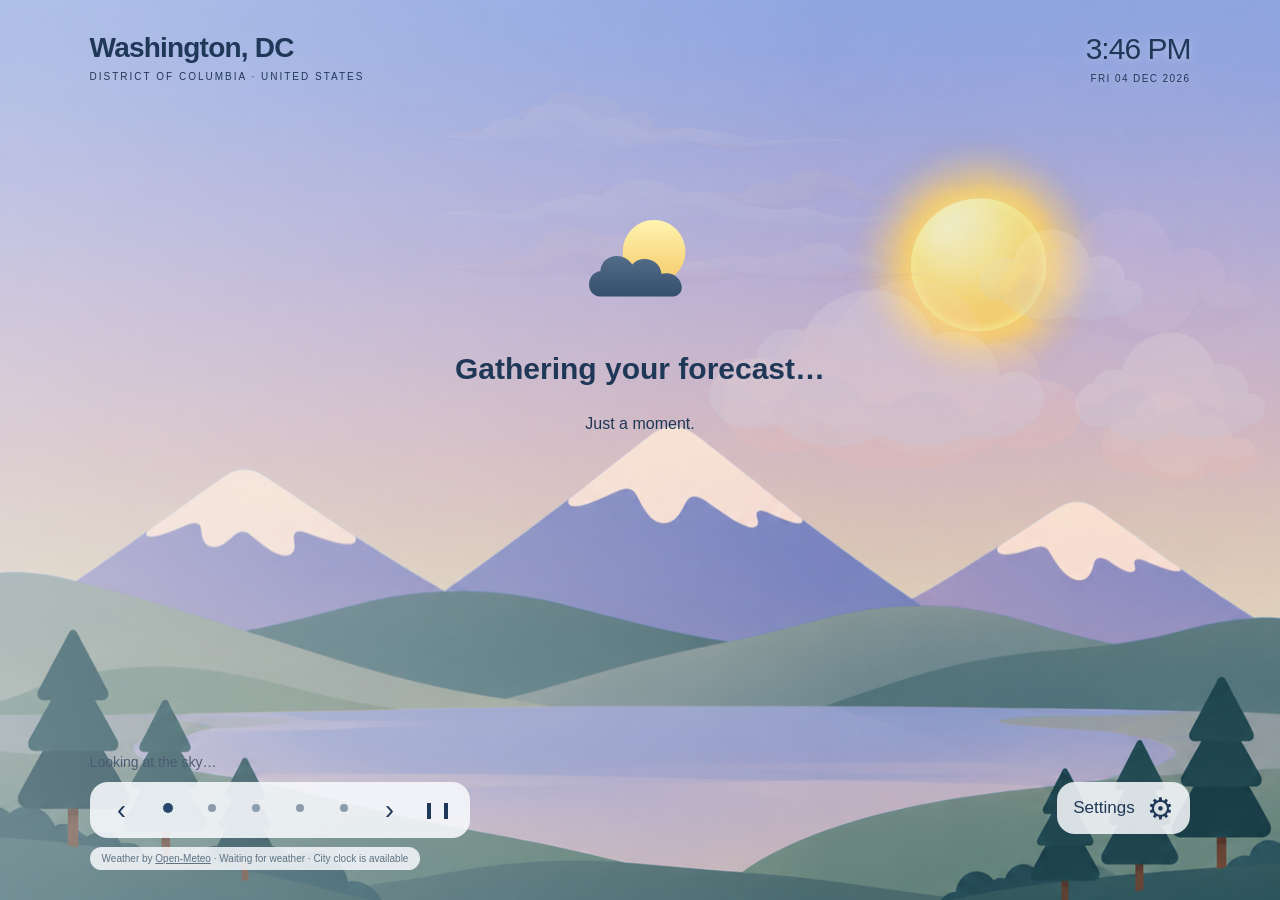
<file: index.html>
<!doctype html>
<html lang="en">
<head>
<meta charset="utf-8">
<meta name="viewport" content="width=device-width, initial-scale=1">
<meta http-equiv="Content-Security-Policy" content="default-src 'none'; script-src 'self'; style-src 'self'; img-src 'self'; connect-src https://api.open-meteo.com https://geocoding-api.open-meteo.com; base-uri 'none'; form-action 'none'; object-src 'none'">
<meta name="referrer" content="no-referrer">
<meta name="apple-mobile-web-app-capable" content="yes">
<meta name="apple-mobile-web-app-status-bar-style" content="black-translucent">
<meta name="theme-color" content="#b4d6ef">
<title>Soft Sky · Weather</title>
<link rel="icon" href="assets/sun.svg" type="image/svg+xml">
<link rel="apple-touch-icon" href="assets/touch-icon.png">
<link rel="stylesheet" href="style.css?v=21">
<script defer src="timezones.js?v=4"></script>
<script defer src="assets/vendor/suncalc.js?v=21"></script>
<script defer src="app.js?v=21"></script>
</head>
<body>
<div id="app" class="sky">
 <div class="scenery" aria-hidden="true">
  <img id="scene-night" class="scene-plate" alt=""><img id="scene-sunset" class="scene-plate" alt=""><img id="scene-day" class="scene-plate" alt="">
  <img id="scene-stars" class="scene-stars" src="assets/layers/stars.png" alt="">
  <img id="scene-sun" class="scene-sun" src="assets/layers/sun-glow.png" alt="">
  <div id="scene-moon-wrap" class="scene-moon-wrap"><img class="moon-haze" src="assets/layers/moon-halo.png" alt=""><div id="scene-moon" class="scene-moon"></div></div>
  <div id="scene-clouds" class="scene-clouds">
   <div class="cloud-far"><img id="cloud-far-night" src="assets/layers/wisps-night.png" alt=""><img id="cloud-far-sunset" src="assets/layers/wisps-sunset.png" alt=""><img id="cloud-far-day" src="assets/layers/wisps-day.png" alt=""></div>
   <div class="cloud-front"><img id="cloud-front-night" src="assets/layers/puffs-night.png" alt=""><img id="cloud-front-sunset" src="assets/layers/puffs-sunset.png" alt=""><img id="cloud-front-day" src="assets/layers/puffs-day.png" alt=""></div>
  </div><div class="scene-veil"></div>
 </div>
 <header><button id="city-button" class="city-button" aria-label="Choose a city"><span id="city-name">Soft Sky</span><span id="city-region">A LITTLE WINDOW INTO THE WEATHER</span></button><div class="clock"><span id="clock">--:--</span><span id="date">WELCOME HOME</span></div></header>
 <main id="main"><section class="welcome"><p class="eyebrow">YOUR DAILY DOSE OF SKY</p><h1>A little weather.<br>A little wonder.</h1><p>Find a city. Settle in. Watch the sky.</p><button id="start" class="primary">Choose your city <span aria-hidden="true">↗</span></button><a class="connection-link" href="diagnostics.html?v=8">Connection check</a></section></main>
 <div id="status" role="status" aria-live="polite"></div>
 <footer><div id="navigation" class="navigation" hidden><button id="previous" aria-label="Previous page">‹</button><div id="dots"></div><button id="next" aria-label="Next page">›</button><button id="pause" class="rotation-pause" aria-label="Pause rotation"></button><span id="page-label">WELCOME</span></div><button id="settings-button" class="settings-button" aria-label="Open settings">Settings <span aria-hidden="true">⚙</span></button></footer>
 <div class="credit">Weather by <a href="https://open-meteo.com/" target="_blank" rel="noopener noreferrer">Open-Meteo</a> · <span id="updated">Made for slow moments</span></div>
</div>
<div id="overlay" class="overlay" hidden><section class="dialog" role="dialog" aria-modal="true" aria-labelledby="dialog-title"><div class="dialog-heading"><h2 id="dialog-title">Make it yours</h2><button id="close" aria-label="Close dialog">×</button></div><div id="dialog-content"></div></section></div>
<noscript><p class="noscript">Please enable JavaScript to load weather and choose a city.</p></noscript>
</body></html>
</file>
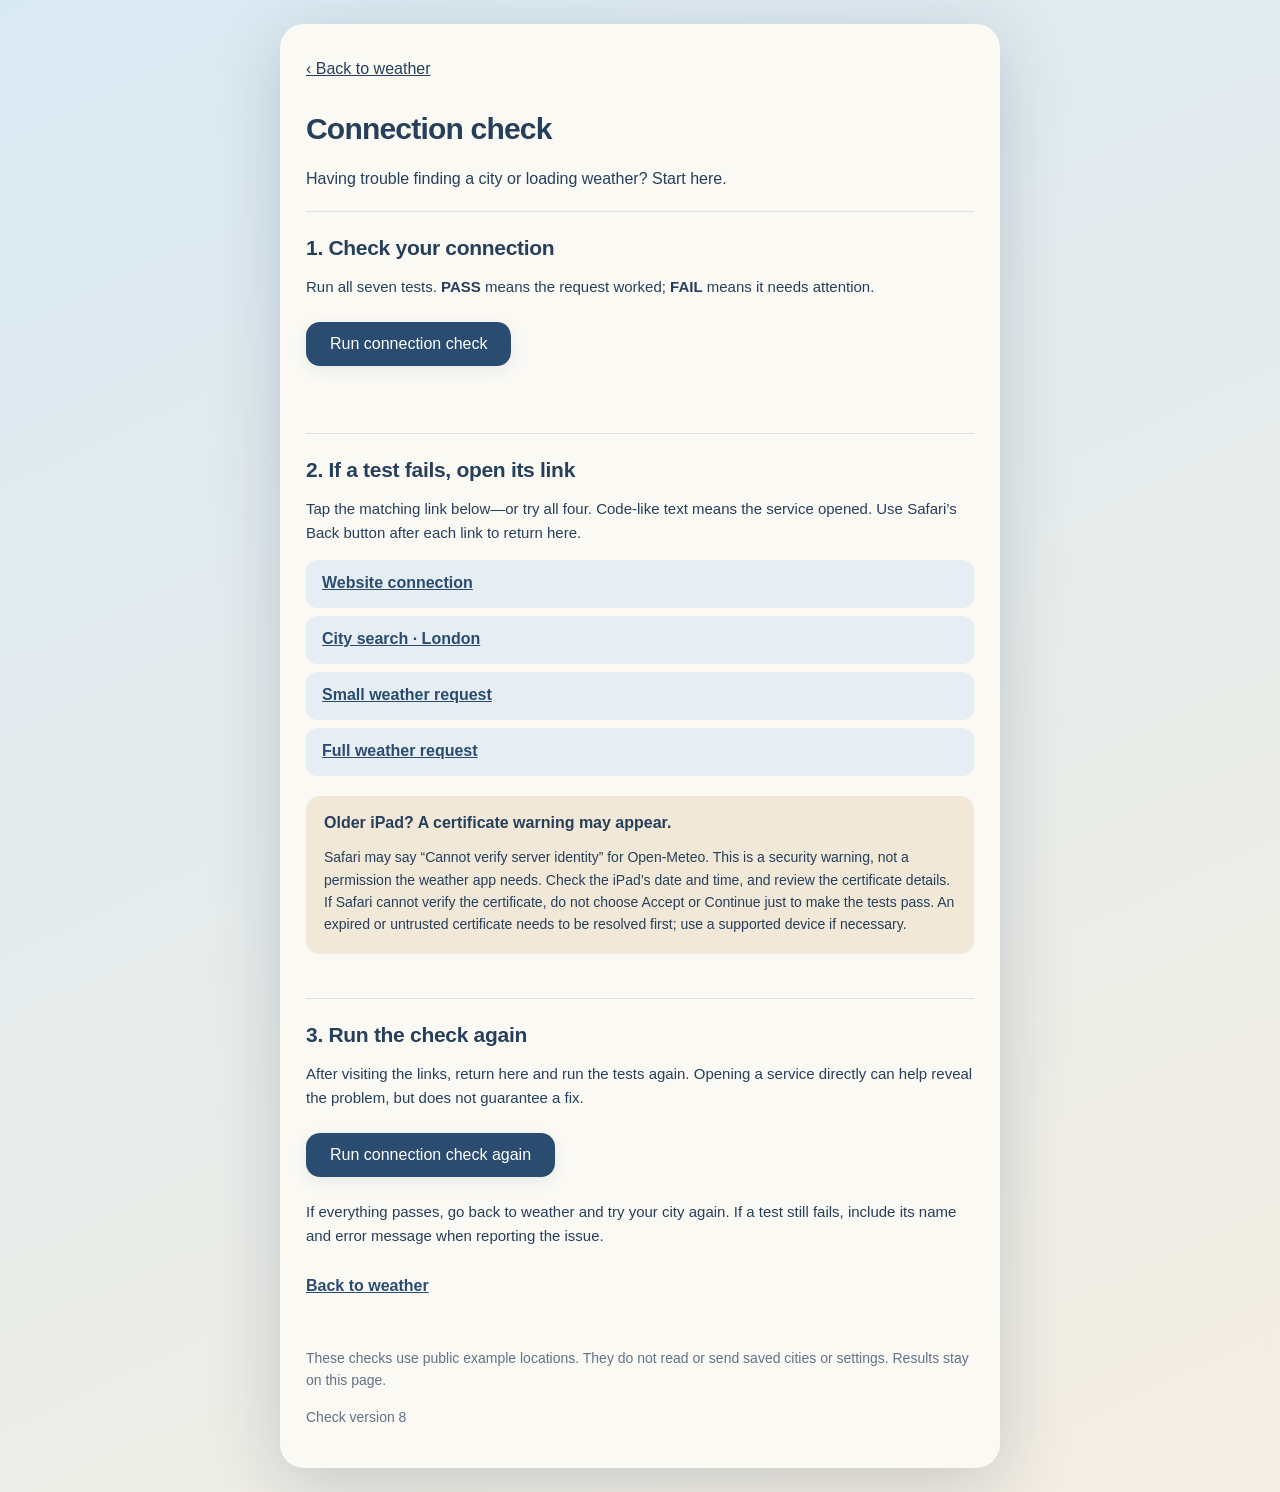
<file: diagnostics.html>
<!doctype html><html lang="en"><head><meta charset="utf-8"><meta name="viewport" content="width=device-width,initial-scale=1"><meta http-equiv="Content-Security-Policy" content="default-src 'none'; script-src 'self'; style-src 'self'; connect-src 'self' https://api.open-meteo.com https://geocoding-api.open-meteo.com; img-src 'self'; base-uri 'none'; form-action 'none'; object-src 'none'"><meta name="referrer" content="no-referrer"><title>Soft Sky · Connection check</title><link rel="stylesheet" href="style.css?v=19"><script defer src="diagnostics.js?v=8"></script></head><body class="diagnostic-page"><main class="dialog diagnostic-card">
<a class="back-link" href="./">‹ Back to weather</a>
<h1 class="page-heading">Connection check</h1>
<p>Having trouble finding a city or loading weather? Start here.</p>
<section class="check-step" aria-labelledby="step-one"><h2 id="step-one">1. Check your connection</h2>
<p>Run all seven tests. <strong class="diagnostic-pass">PASS</strong> means the request worked; <strong class="diagnostic-fail">FAIL</strong> means it needs attention.</p>
<button id="run-check" class="primary">Run connection check</button>
<p id="check-summary" role="status" aria-live="polite"></p><div id="check-results"></div></section>
<section class="check-step" aria-labelledby="direct-tests"><h2 id="direct-tests">2. If a test fails, open its link</h2>
<p>Tap the matching link below—or try all four. Code-like text means the service opened. Use Safari’s Back button after each link to return here.</p>
<div class="direct-links"><a class="connection-link" href="./diagnostic.json">Website connection</a>
<a class="connection-link" href="https://geocoding-api.open-meteo.com/v1/search?name=London&amp;count=1">City search · London</a>
<a class="connection-link" href="https://api.open-meteo.com/v1/forecast?latitude=0&amp;longitude=0&amp;current=temperature_2m">Small weather request</a>
<a class="connection-link" href="https://api.open-meteo.com/v1/forecast?latitude=0&amp;longitude=0&amp;temperature_unit=fahrenheit&amp;wind_speed_unit=mph&amp;precipitation_unit=inch&amp;timezone=auto&amp;forecast_days=8&amp;timeformat=unixtime&amp;current=temperature_2m,relative_humidity_2m,apparent_temperature,is_day,precipitation,weather_code,cloud_cover,surface_pressure,wind_speed_10m,wind_direction_10m,wind_gusts_10m&amp;hourly=temperature_2m,relative_humidity_2m,dew_point_2m,precipitation_probability,precipitation,weather_code,visibility,uv_index,is_day,wind_speed_10m&amp;daily=weather_code,temperature_2m_max,temperature_2m_min,sunrise,sunset,daylight_duration,precipitation_probability_max,uv_index_max">Full weather request</a></div>
<div class="certificate-note"><h3>Older iPad? A certificate warning may appear.</h3>
<p>Safari may say “Cannot verify server identity” for Open-Meteo. This is a security warning, not a permission the weather app needs. Check the iPad’s date and time, and review the certificate details. If Safari cannot verify the certificate, do not choose Accept or Continue just to make the tests pass. An expired or untrusted certificate needs to be resolved first; use a supported device if necessary.</p></div></section>
<section class="check-step" aria-labelledby="step-three"><h2 id="step-three">3. Run the check again</h2>
<p>After visiting the links, return here and run the tests again. Opening a service directly can help reveal the problem, but does not guarantee a fix.</p>
<button id="run-again" class="primary">Run connection check again</button>
<p>If everything passes, go back to weather and try your city again. If a test still fails, include its name and error message when reporting the issue.</p>
<a class="connection-link" href="./">Back to weather</a></section>
<p class="note">These checks use public example locations. They do not read or send saved cities or settings. Results stay on this page.</p>
<p id="diagnostic-version" class="note">Check version 8</p>
</main></body></html>
</file>
<file: style.css>
*{box-sizing:border-box}html,body{margin:0;min-height:100%;font-family:-apple-system,BlinkMacSystemFont,"Helvetica Neue",Arial,sans-serif;color:#203858}body{background:#ecf2f5}button,input,select{font:inherit}button,a,input,select{-webkit-tap-highlight-color:rgba(50,90,130,.15)}button{cursor:pointer;color:inherit;border:0;background:transparent;min-height:44px;min-width:44px;border-radius:14px}button:focus,input:focus,select:focus,a:focus{outline:3px solid #547cab;outline-offset:2px}button:hover{background:rgba(255,255,255,.35)}[hidden]{display:none!important}.sky{position:relative;min-height:100vh;overflow:hidden;padding:32px 44px 20px;background:linear-gradient(165deg,#a7d3f3 0%,#dfe7f3 48%,#fff0d8 88%)}.scenery{position:absolute;top:0;left:0;right:0;bottom:0;pointer-events:none;overflow:hidden}.haze{position:absolute;width:85%;height:65%;right:-20%;top:15%;border-radius:50%;background:radial-gradient(ellipse,rgba(255,247,222,.85),rgba(255,247,222,0) 70%)}.hill{position:absolute;width:150%;height:22%;border-radius:50% 50% 0 0;bottom:-13%;left:-30%;background:#bccfc7;opacity:.5;transform:rotate(5deg)}.hill-back{bottom:-8%;left:0;background:#afbed2;opacity:.35;transform:rotate(-7deg)}header,main,footer,.credit,#status{position:relative}header{display:table;width:100%;height:64px}.city-button{display:table-cell;text-align:left;padding:0 12px 4px 0;max-width:65%}#city-name{display:block;font-size:28px;font-weight:600;letter-spacing:-.8px}#city-region{display:block;font-size:10px;letter-spacing:2px;margin-top:7px;max-width:440px}.clock{display:table-cell;text-align:right;vertical-align:top;width:30%}#clock{display:block;font-size:30px;font-weight:500;letter-spacing:-1px}#date{display:block;font-size:10px;letter-spacing:1.4px;margin-top:7px}main{min-height:calc(100vh - 210px);padding:26px 0 16px}.welcome{text-align:center;padding:0 0 20px}.welcome-art{height:155px;width:220px}.eyebrow{font-size:11px;letter-spacing:2.5px;font-weight:600;margin:14px 0}h1{font-size:49px;line-height:1.12;letter-spacing:-2px;margin:14px 0}p{line-height:1.6}.welcome>p:not(.eyebrow){color:#4a617d}.primary{background:#294c70;color:#fff;padding:12px 24px;margin:8px 0;box-shadow:0 5px 15px rgba(30,60,90,.08)}.primary:hover{background:#385e85}.now{position:relative;padding:12px 0}.hero-copy{position:relative;width:55%;z-index:1}.temperature{font-size:142px;letter-spacing:-10px;font-weight:600;line-height:1.05;margin:5px 0 0}.temperature sup{font-size:.46em;vertical-align:top;line-height:1.7;letter-spacing:-4px}.condition{font-size:30px;font-weight:500;letter-spacing:-.7px;margin:4px 0 28px}.hero-art{position:absolute;right:0;top:8px;width:44%;height:265px}.metrics{width:100%;display:table;border-spacing:10px 0;margin-left:-10px;width:calc(100% + 20px)}.metric{display:table-cell;width:25%;padding:18px 12px;text-align:center;background:rgba(255,255,255,.64);border:1px solid rgba(255,255,255,.5);border-radius:19px;vertical-align:middle}.metric .label,.detail .label{display:block;font-size:12px;color:#536985;margin-bottom:7px}.metric strong{font-size:24px;font-weight:600;letter-spacing:-.5px}.unit{font-size:13px;font-weight:400}.page-heading{font-size:30px;letter-spacing:-.8px;margin:5px 0 6px}.subtitle{font-size:13px;color:#526984;margin:0 0 23px}.forecast{width:100%;border-collapse:separate;border-spacing:0 7px}.forecast td{padding:9px 16px;background:rgba(255,255,255,.62);font-size:18px}.forecast td:first-child{border-radius:12px 0 0 12px;font-weight:600}.forecast td:last-child{border-radius:0 12px 12px 0;text-align:right}.forecast img{width:36px;height:32px;vertical-align:middle;margin-right:12px}.muted{color:#60728a}.rain{color:#416b98;font-size:14px}.hour-grid{display:table;width:100%;border-spacing:8px 0}.hour{display:table-cell;width:16.66%;text-align:center;border-radius:18px;background:rgba(255,255,255,.65);padding:24px 5px}.hour img{display:block;width:72px;height:80px;max-width:100%;margin:14px auto}.hour strong{display:block;font-size:32px;margin-bottom:16px}.hour .rain{display:block;margin:10px 0}.hour .muted{font-size:12px}.hour-pages{text-align:center;margin:18px 0}.hour-pages button{font-size:12px;min-width:60px}.selected{background:rgba(255,255,255,.65);font-weight:600}.details{font-size:0;margin:0 -6px}.detail{display:inline-block;vertical-align:top;width:calc(33.333% - 12px);margin:6px;padding:19px 16px;border-radius:16px;background:rgba(255,255,255,.63);font-size:16px}.detail strong{font-size:26px;font-weight:500}.sun-panel{position:relative;text-align:center;padding:6px 20px 20px;background:rgba(255,255,255,.42);border-radius:25px;margin-bottom:20px}.sun-path{display:block;width:100%;height:190px;margin:auto}.sun-times{display:table;width:100%;text-align:left;font-size:14px}.sun-times div{display:table-cell;width:50%}.sun-times div:last-child{text-align:right}.sun-times strong{display:block;font-size:27px;margin:5px 0}footer{display:table;width:100%;margin-top:10px}.navigation{display:table-cell;vertical-align:middle}#dots{display:inline-block;vertical-align:middle}#dots button{position:relative;min-width:28px;width:28px;padding:0}#dots button:after{content:"";position:absolute;top:18px;left:9px;width:8px;height:8px;border-radius:50%;background:#8d9cab}#dots button.active:after{background:#264969;width:10px;height:10px;left:8px;top:17px}#previous,#next{font-size:27px;vertical-align:middle}#pause{font-size:16px;vertical-align:middle}#page-label{font-size:9px;letter-spacing:1.5px;margin-left:10px}.settings-button{display:table-cell;text-align:right;font-size:12px;white-space:nowrap;padding:0 8px}.settings-button span{font-size:24px;vertical-align:middle;margin-left:8px}.credit{font-size:10px;color:#5e7284;margin-top:9px;text-align:center}.credit a{color:inherit}#status{font-size:12px;min-height:18px;color:#4b5c72}#status button{min-height:30px;font-weight:600;text-decoration:underline}.overlay{position:fixed;z-index:10;top:0;bottom:0;left:0;right:0;background:rgba(19,39,62,.4);overflow:auto;-webkit-overflow-scrolling:touch;padding:25px}.dialog{max-width:620px;margin:0 auto;padding:24px 28px 28px;background:#faf9f4;border-radius:24px;box-shadow:0 15px 70px rgba(10,25,50,.18);color:#263f5b}.dialog-heading{display:table;width:100%;margin-bottom:16px}.dialog-heading h2{display:table-cell;font-size:26px;letter-spacing:-.7px}.dialog-heading button{display:table-cell;font-size:30px;float:right}.search-input{display:block;width:100%;border:1px solid #cad4dc;background:white;border-radius:12px;padding:13px;font-size:17px;margin:10px 0}.results button{display:block;width:100%;text-align:left;padding:12px;border-bottom:1px solid #dde2e5;border-radius:8px}.results button small{display:block;color:#67788b;margin-top:4px}.setting{padding:13px 0;border-bottom:1px solid #e0e4e5;display:table;width:100%;font-size:14px}.setting>label{display:table-cell;vertical-align:middle;width:55%}.setting select{width:100%;max-width:180px;padding:9px;border:1px solid #d4dce2;border-radius:9px;background:#fff;color:#294764}.setting input[type=checkbox]{width:22px;height:22px;vertical-align:middle}.section-title{font-size:12px;text-transform:uppercase;letter-spacing:1.6px;margin:26px 0 7px;color:#63758a}.order-row{display:table;width:100%;padding:4px 0;border-bottom:1px solid #e6e8e7;font-size:14px}.order-row>span{display:table-cell;vertical-align:middle}.order-row .order-actions{text-align:right;white-space:nowrap}.order-row button{min-width:36px}.order-row input{vertical-align:middle;margin-right:10px;width:18px;height:18px}.note{font-size:12px;color:#627386}.danger{color:#a14444;font-size:13px;text-decoration:underline}.night{background:linear-gradient(160deg,#14243e,#293b5a 55%,#566075);color:#f4f2ea}.night .metric,.night .hour,.night .detail,.night .forecast td,.night .sun-panel{background:rgba(30,48,77,.74);border-color:rgba(255,255,255,.07)}.night .label,.night .muted,.night .subtitle,.night .rain,.night .credit,.night #status{color:#c1cee0}.night .haze{opacity:.1}.night .hill{background:#142b3b}.night .selected{background:rgba(255,255,255,.15)}.night #dots button.active:after{background:#fff0b4}.night .welcome>p:not(.eyebrow){color:#d7dfeb}.palette-rose:not(.night){background:linear-gradient(155deg,#d4c7ea,#f2e0e4 55%,#fff0d8)}.palette-sage:not(.night){background:linear-gradient(155deg,#badbd9,#e3e9db 55%,#fff0d8)}.rainy:not(.night){background:linear-gradient(155deg,#abc2d8,#d0dbe4 55%,#ece9e0)}@keyframes float{50%{transform:translateY(-8px)}}.large .metric strong{font-size:29px}.large .label,.large .subtitle{font-size:15px}.large .forecast td{font-size:21px}.large .detail strong{font-size:30px}.noscript{position:fixed;top:0;padding:20px;background:white;color:#111}.empty{text-align:center;padding:70px 20px}.empty img{width:150px}.empty h2{font-size:30px}
@media(min-width:1200px){.sky{padding-left:7%;padding-right:7%}main{max-width:1100px;margin:auto;padding-top:45px}.temperature{font-size:170px}.hero-art{height:310px}.now{padding-bottom:25px}.metrics{margin-top:15px}.hour{padding-top:40px;padding-bottom:40px}}
@media(orientation:portrait){.sky{padding:30px 35px 18px}main{padding-top:24px}.now{text-align:center}.hero-copy{width:100%;padding-top:215px}.hero-art{top:0;left:20%;right:auto;width:60%;height:215px}.temperature{font-size:135px}.condition{margin-bottom:28px}.metrics{display:block;font-size:0;width:100%;margin:0}.metric{display:inline-block;width:calc(50% - 10px);margin:5px;padding:18px 10px}.hour-grid{display:block;font-size:0}.hour{display:inline-block;width:calc(33.333% - 12px);margin:6px;font-size:15px;padding:24px 8px}.hour img{height:66px;margin:8px auto}.hour strong{margin-bottom:8px}.forecast td{padding-top:19px;padding-bottom:19px}.detail{width:calc(50% - 12px);padding:25px 18px}.sun-path{height:270px}.sun-panel{margin-top:50px;margin-bottom:30px}.welcome{padding-top:70px}.welcome-art{height:220px;width:270px}}
@media(max-width:600px){.sky{padding:20px 18px 16px}#city-name{font-size:24px}#city-region{font-size:9px;letter-spacing:1px}#clock{font-size:26px}#date{font-size:8px;letter-spacing:.5px}h1{font-size:37px}.welcome{padding-top:20px}.hero-copy{padding-top:170px}.hero-art{height:170px}.temperature{font-size:110px}.condition{font-size:26px}.metric strong{font-size:23px}.metric{padding:13px 8px}.forecast td{font-size:15px;padding:13px 8px}.forecast img{margin-right:4px;width:27px}.forecast .condition-name{display:none}.hour{padding:15px 5px}.hour strong{font-size:28px}.hour img{width:55px;height:55px}.detail{padding:17px 12px}.detail strong{font-size:24px}#page-label{display:none}.settings-button{font-size:0}.overlay{padding:12px}.dialog{padding:18px}.sun-panel{margin-top:20px}.sun-path{height:180px}.page-heading{font-size:27px}.large .forecast td{font-size:17px}}
@media(orientation:landscape) and (max-height:700px){.sky{padding-top:20px}main{padding-top:10px;min-height:calc(100vh - 185px)}.temperature{font-size:120px}.hero-art{height:215px}.condition{margin-bottom:20px}.metric{padding:14px 10px}.forecast{border-spacing:0 4px}.forecast td{padding-top:6px;padding-bottom:6px}.detail{padding:12px}.sun-path{height:145px}.welcome-art{height:120px}.welcome h1{font-size:40px}}
.scenery:after{content:"";position:absolute;bottom:0;left:0;right:0;height:32%;background:url('assets/landscape.svg') center bottom/100% 100% no-repeat;opacity:.7}.night .scenery:after{opacity:.16}.night .hill-back{background:#1b2b46}.night .settings-button{color:#f4f2ea}
main{min-height:calc(100vh - 235px)}
@media(orientation:landscape) and (max-height:700px){main{min-height:calc(100vh - 210px)}}

/* Opacity and transforms only: compatible with old WebKit and inexpensive. */
#main{opacity:1;-webkit-transition:opacity .22s ease;transition:opacity .22s ease;-webkit-backface-visibility:hidden;backface-visibility:hidden}
#main.page-leaving{opacity:0}
#main.page-arriving{opacity:1}
@-webkit-keyframes page-appear{from{opacity:0}to{opacity:1}}
@keyframes page-appear{from{opacity:0}to{opacity:1}}
.sky-scene{overflow:hidden;pointer-events:none}
.hero-orbit{position:absolute;top:0;left:0;width:100%;height:100%}
.hero-moon{position:absolute;width:72%;height:80%;left:12%;top:0}
.hero-cloud{position:absolute;width:90%;height:85%;left:7%;top:20%}
.hero-cloud-back{width:60%;height:50%;left:-4%;top:2%;opacity:.6}
.animate .hero-cloud-front{-webkit-animation:cloud-drift 28s ease-in-out infinite alternate;animation:cloud-drift 28s ease-in-out infinite alternate}
.animate .hero-cloud-back{-webkit-animation:cloud-drift-back 39s ease-in-out infinite alternate;animation:cloud-drift-back 39s ease-in-out infinite alternate}
@-webkit-keyframes cloud-drift{from{-webkit-transform:translateX(-10px)}to{-webkit-transform:translateX(14px)}}
@keyframes cloud-drift{from{transform:translateX(-10px)}to{transform:translateX(14px)}}
@-webkit-keyframes cloud-drift-back{from{-webkit-transform:translateX(12px)}to{-webkit-transform:translateX(-12px)}}
@keyframes cloud-drift-back{from{transform:translateX(12px)}to{transform:translateX(-12px)}}
.connection-link{display:block;padding:14px 0;color:#294c70;font-weight:600}
@media(prefers-reduced-motion:reduce){#main{transition:none}#main.page-arriving,.animate .hero-cloud{-webkit-animation:none;animation:none}}
.diagnostic-row{display:block}.diagnostic-row p{font-size:13px;margin:8px 0;word-wrap:break-word}

.diagnostic-row .diagnostic-pass,.diagnostic-row .diagnostic-fail{padding:10px 12px;border-radius:8px;font-weight:600;border-left:4px solid}
.diagnostic-row .diagnostic-pass{color:#17613b;background:#e7f4eb;border-color:#21834e}
.diagnostic-row .diagnostic-fail{color:#a02832;background:#fbe9e9;border-color:#bd3542}

/* A bounded scroll container works in older iPad Safari as well as landscape. */
.overlay{height:100%;overflow-y:scroll;-webkit-overflow-scrolling:touch}
.overlay .dialog{max-height:calc(100vh - 50px);overflow-y:auto;-webkit-overflow-scrolling:touch;padding-bottom:44px}
/* Large mode reorganizes information, leaving room for readable labels. */
.large #city-name{font-size:36px}.large #city-region{font-size:13px;letter-spacing:1px}
.large #clock{font-size:42px}.large #date{font-size:13px;letter-spacing:.5px}
.large .page-heading{font-size:36px}.large .subtitle{font-size:18px;margin-bottom:16px}
.large .temperature{font-size:164px}.large .condition{font-size:36px}.large .eyebrow{font-size:14px}
.large .metric strong{font-size:34px}.large .metric .label,.large .detail .label{font-size:18px;line-height:1.25}
.large .hour-grid{display:block;font-size:0;margin:0 -5px;width:auto}
.large .hour{display:inline-block;vertical-align:top;width:calc(33.333% - 10px);margin:5px;padding:12px 8px;font-size:24px}
.large .hour img{display:inline-block;width:48px;height:44px;margin:6px 10px 0 0;vertical-align:middle}
.large .hour strong{display:inline-block;font-size:36px;margin:0;vertical-align:middle}
.large .hour>span:first-child{display:block;font-weight:600}
.large .hour .rain{font-size:18px;margin:6px 0}.large .hour .muted{font-size:17px}
.large .hour-pages{margin:8px 0}.large .hour-pages button{font-size:18px;min-width:80px}
.large main{padding-top:20px;padding-bottom:10px}
.large .forecast td{font-size:26px;padding:7px 12px}.large .forecast .rain{font-size:23px}
.large .forecast .condition-name{font-size:18px}.large .forecast img{width:40px;height:36px}
.large .detail{padding:16px;min-height:105px}.large .detail strong{font-size:34px;display:block;margin-top:8px}
.large .sun-times{font-size:22px}.large .sun-times strong{font-size:36px}
.large .settings-button{font-size:18px}.large #page-label{font-size:12px;letter-spacing:.5px}
@media(orientation:portrait){
 .large .hero-copy{width:60%}.large .hero-art{width:40%}
 .large .metrics{display:block;font-size:0;width:auto;margin:0 -5px}
 .large .metric{display:inline-block;width:calc(50% - 10px);margin:5px;min-height:105px;font-size:18px}
 .large .detail{width:calc(50% - 12px)}
 .large .forecast .condition-name{display:none}
}
@media(max-height:700px) and (orientation:landscape){
 .large .temperature{font-size:130px}.large .condition{margin-bottom:12px}
 .large .hour{padding:7px}.large .detail{padding:10px;min-height:90px}
 .large .forecast td{padding:5px 10px}.large .page-heading{font-size:32px}
}
@media(max-width:600px){
 .overlay .dialog{max-height:calc(100vh - 24px)}
 .large #city-name{font-size:28px}.large #clock{font-size:32px}
 .large .hour{width:calc(50% - 10px)}.large .forecast td{font-size:20px;padding:8px 5px}
 .large .metric strong,.large .detail strong{font-size:28px}.large .settings-button{font-size:16px}
}

/* Illustrated scenery remains mounted when forecast pages change. */
.scenery:after{display:none}.scene-plate{position:absolute;left:0;top:0;width:100%;height:100%;object-fit:cover;pointer-events:none}
.scene-plate,#scene-stars,.scene-sun,.scene-moon-wrap,.cloud-far img,.cloud-front img{-webkit-transition:opacity 10s linear;transition:opacity 10s linear}
.scene-stars{position:absolute;top:0;left:0;width:100%;height:80%;object-fit:cover;opacity:0}
.scene-sun{position:absolute;width:310px;height:310px;margin:-155px;left:70%;top:27%;opacity:0}
.scene-moon-wrap{position:absolute;width:270px;height:270px;right:10%;top:13%;opacity:0}
.moon-haze{position:absolute;left:-25%;top:-25%;width:150%;height:150%}.scene-moon{position:absolute;top:0;left:0;width:100%;height:100%}.scene-moon svg{width:100%;height:100%}
.scene-clouds{position:absolute;left:0;top:0;right:0;height:65%;-webkit-transition:opacity 10s linear;transition:opacity 10s linear}
.cloud-far,.cloud-front{position:absolute}.cloud-far{left:20%;top:9%;width:65%;height:45%;opacity:.48}.cloud-front{right:3%;top:28%;width:40%;height:55%}
.cloud-far img,.cloud-front img{position:absolute;left:0;top:0;width:100%;height:100%;object-fit:contain}
.animate .cloud-front{-webkit-animation:scene-drift 95s ease-in-out infinite alternate;animation:scene-drift 95s ease-in-out infinite alternate}
@-webkit-keyframes scene-drift{from{-webkit-transform:translateX(-25px)}to{-webkit-transform:translateX(35px)}}
@keyframes scene-drift{from{transform:translateX(-25px)}to{transform:translateX(35px)}}
.scene-veil{position:absolute;left:0;top:0;right:0;bottom:0;background:linear-gradient(90deg,rgba(235,244,249,.35),rgba(235,244,249,0) 65%)}
.night .scene-veil{background:linear-gradient(90deg,rgba(10,22,45,.28),rgba(10,22,45,0) 65%)}
.sky header,.sky footer{text-shadow:0 1px 10px rgba(255,255,255,.35)}.sky.night header,.sky.night footer{text-shadow:0 1px 10px rgba(5,15,30,.5)}
.hero-copy{padding-bottom:12px}.temperature{font-weight:500;font-size:152px}.eyebrow{display:none}.condition{margin-top:10px}
.condition-scene{overflow:visible}.condition-weather{width:75%;height:80%;position:absolute;right:0;top:10%}
.metric,.hour,.detail,.forecast td{background:rgba(247,250,253,.88)}.night .metric,.night .hour,.night .detail,.night .forecast td{background:rgba(20,37,64,.9)}
.subtitle{display:none}.page-heading{margin-bottom:20px}
.settings-button{font-size:17px;padding:4px 16px;background:rgba(247,250,253,.86);border-radius:18px;min-height:52px}.settings-button span{font-size:30px}.night .settings-button{background:rgba(20,37,64,.9)}
#previous,#next,#pause{min-width:48px;min-height:48px}#dots button{min-width:44px;width:44px;min-height:48px}#dots button:after{left:18px;top:20px}#dots button.active:after{left:17px;top:19px}
.navigation{white-space:nowrap}#page-label{display:none}.credit{display:inline-block;padding:6px 12px;border-radius:12px;background:rgba(247,250,253,.85)}.night .credit{background:rgba(20,37,64,.9)}
#status:not(:empty){border-radius:10px}#status{font-size:14px}.moon-metric strong{font-size:22px}.moon-lit{display:block;font-size:15px;margin-top:6px}
.dialog-heading button,.order-row button{min-width:48px;min-height:48px}.setting{font-size:17px}.setting select{min-height:48px}.section-title{font-size:14px}.note{font-size:14px}
.large .moon-metric strong{font-size:26px}.large .moon-lit{font-size:18px}
@media(orientation:portrait){
 .scene-plate{width:134%;max-width:none;left:-17%}.scene-moon-wrap{right:12%;top:17%;width:240px;height:240px}.scene-sun{width:280px;height:280px;margin:-140px}.cloud-front{top:32%;width:55%}
 .now{text-align:left;padding-top:245px}.hero-copy,.large .hero-copy{width:100%;padding-top:0}.hero-art,.large .hero-art{top:0;left:auto;right:0;width:50%;height:210px}
 .temperature{font-size:146px}.large .temperature{font-size:164px}.metrics{text-align:center}.large .now{padding-top:220px}
 .large .condition{margin-bottom:20px}
}
@media(orientation:landscape) and (max-height:800px){.large .temperature{font-size:150px}.large .metric strong{font-size:30px}.large .moon-metric strong{font-size:23px}.large .detail{min-height:95px}.large .sun-path{height:165px}}
@media(max-width:600px){.sky{padding-left:18px;padding-right:18px}.settings-button,.large .settings-button{font-size:0;padding:4px 10px}.settings-button span{margin:0}#dots button{min-width:36px;width:36px}#dots button:after{left:14px}#dots button.active:after{left:13px}#previous,#next,#pause{min-width:40px}.scene-moon-wrap{width:200px;height:200px;right:5%}.now,.large .now{padding-top:180px}.large .temperature{font-size:134px}.large .condition{font-size:30px}.scene-sun{width:240px;height:240px;margin:-120px}}
@media(prefers-reduced-motion:reduce){.animate .cloud-front{-webkit-animation:none;animation:none}}

main{min-height:calc(100vh - 242px)}
.cloud-front{width:46%;right:0;top:25%;height:65%}
@media(orientation:portrait){.cloud-front{width:65%;top:28%;right:-5%}}

footer{display:block}footer:after{content:"";display:table;clear:both}
.navigation{display:inline-block;background:rgba(247,250,253,.88);border-radius:18px;padding:2px 8px;vertical-align:top}
.night .navigation{background:rgba(20,37,64,.9)}.settings-button{display:block;float:right}
.cloud-far img,.cloud-front img{opacity:0}
.sun-panel{background:rgba(247,250,253,.84)}.night .sun-panel{background:rgba(20,37,64,.88)}
@media(max-width:600px){.navigation{padding:2px 0}}

/* Mutually exclusive celestial layers, including throughout twilight. */
.scene-sun,.scene-moon-wrap{-webkit-transition:none;transition:none}
/* Continuous, visible drift without a settings toggle. */
.animate .cloud-front{-webkit-animation:scene-drift 42s linear infinite alternate;animation:scene-drift 42s linear infinite alternate}
@-webkit-keyframes scene-drift{from{-webkit-transform:translateX(-65px)}to{-webkit-transform:translateX(65px)}}
@keyframes scene-drift{from{transform:translateX(-65px)}to{transform:translateX(65px)}}
#main{-webkit-transition:opacity .8s ease-in-out;transition:opacity .8s ease-in-out}
#main.page-preparing{opacity:0;-webkit-transition:none;transition:none}
#main.page-arriving{opacity:1}
main.page-outgoing{position:absolute!important;margin:0;opacity:1;pointer-events:none;z-index:2;-webkit-transition:opacity .8s ease-in-out;transition:opacity .8s ease-in-out;-webkit-backface-visibility:hidden;backface-visibility:hidden}
@media(prefers-reduced-motion:reduce){#main,main.page-outgoing{-webkit-transition:none;transition:none}.animate .cloud-front{-webkit-animation:none;animation:none}}

.overlay,.dialog{overflow-anchor:none}

.moon-summary{display:table;width:100%;margin:0 0 20px;background:rgba(247,250,253,.88);border-radius:24px;padding:12px 22px}
.night .moon-summary{background:rgba(20,37,64,.9)}.moon-portrait{position:relative;display:table-cell;width:35%;height:235px;vertical-align:middle}.moon-portrait svg{position:relative;display:block;width:100%;height:220px}.moon-page-haze{position:absolute;left:0;top:0;width:100%;height:100%;object-fit:contain;opacity:.65}
.moon-copy{display:table-cell;vertical-align:middle;padding:12px 18px}.moon-phase-title{font-size:34px;letter-spacing:-.8px;margin:0 0 10px}.moon-illumination{font-size:25px}.moon-sign{font-size:27px;font-weight:600;margin-top:20px}.moon-system{display:block;font-size:13px;margin-top:6px;line-height:1.5}
.moon-facts{display:table;width:100%;border-spacing:8px 0}.moon-facts .metric{width:25%;padding:16px 8px}.moon-facts .metric strong{font-size:25px}.moon-fact-extra{display:block;font-size:17px;margin-top:6px}.moon-note{font-size:13px;margin:10px 8px}.large .moon-phase-title{font-size:38px}.large .moon-illumination{font-size:28px}.large .moon-sign{font-size:31px}.large .moon-system{font-size:15px}
@media(orientation:portrait){.moon-summary{display:block;text-align:center;padding:14px 20px}.moon-portrait{display:block;width:240px;height:225px;margin:auto}.moon-copy{display:block;padding:0 0 12px}.moon-sign{margin-top:12px}.moon-facts{display:block;font-size:0}.moon-facts .metric,.large .moon-facts .metric{width:calc(50% - 10px);margin:5px;min-height:115px;vertical-align:top}.moon-phase-title{font-size:32px}}
@media(max-width:600px){#dots button{width:30px;min-width:30px}#dots button:after{left:11px}#dots button.active:after{left:10px}.moon-copy{padding:0}.moon-phase-title,.large .moon-phase-title{font-size:28px}.moon-sign,.large .moon-sign{font-size:25px}.moon-facts .metric strong{font-size:21px}}
@media(orientation:landscape){.moon-portrait{height:220px}.moon-portrait svg{height:205px}}
@media(orientation:portrait){.moon-portrait{height:165px;width:200px}.moon-portrait svg{height:165px}}

/* Simple geometric controls avoid platform-specific emoji rendering. */
#pause:before{content:"";display:inline-block;vertical-align:middle;height:16px;width:13px;border-left:4px solid currentColor;border-right:4px solid currentColor}
#pause.rotation-play:before{height:0;width:0;border-top:9px solid transparent;border-bottom:9px solid transparent;border-left:14px solid currentColor;border-right:0;margin-left:3px}
.diagnostic-page{padding:24px 16px;background:linear-gradient(155deg,#daeaf4,#f4eee3);min-height:100vh}
.diagnostic-card{max-width:720px;min-height:0;padding:26px;overflow:visible}
.diagnostic-card h1{margin-top:18px}.diagnostic-card h2{font-size:21px;letter-spacing:-.3px;margin:0 0 12px}.diagnostic-card h3{font-size:16px;margin:0 0 8px}
.check-step{padding:24px 0;border-top:1px solid #dbe1e4;margin-top:20px}.check-step p{font-size:15px}
.direct-links .connection-link{display:block;margin:8px 0;padding:14px 16px;background:#e6eef3;border-radius:12px;min-height:48px}
.certificate-note{padding:18px;background:#f1e8d8;border-radius:14px;margin-top:20px}.certificate-note p{margin-bottom:0;font-size:14px}
.back-link{display:inline-block;min-height:44px;padding:10px 0;color:inherit}.diagnostic-card .diagnostic-row{display:block}.diagnostic-row p{overflow-wrap:break-word;word-wrap:break-word}

/* Page headings remain secondary to the city and clock. */
.sky .page-heading{font-size:22px;font-weight:500;letter-spacing:-.3px;margin-bottom:18px}
.sky.large .page-heading{font-size:26px}
.sun-metrics .metric{width:50%}
.moon-facts .metric strong,.large .moon-facts .metric strong{font-size:23px}
.moon-facts .moon-fact-extra{font-size:14px;line-height:1.4}
.scene-sun,.scene-moon-wrap{-webkit-transition:opacity .6s ease-in-out;transition:opacity .6s ease-in-out}
@media(max-width:600px){.sky .page-heading{font-size:20px}.sky.large .page-heading{font-size:23px}}
</file>
